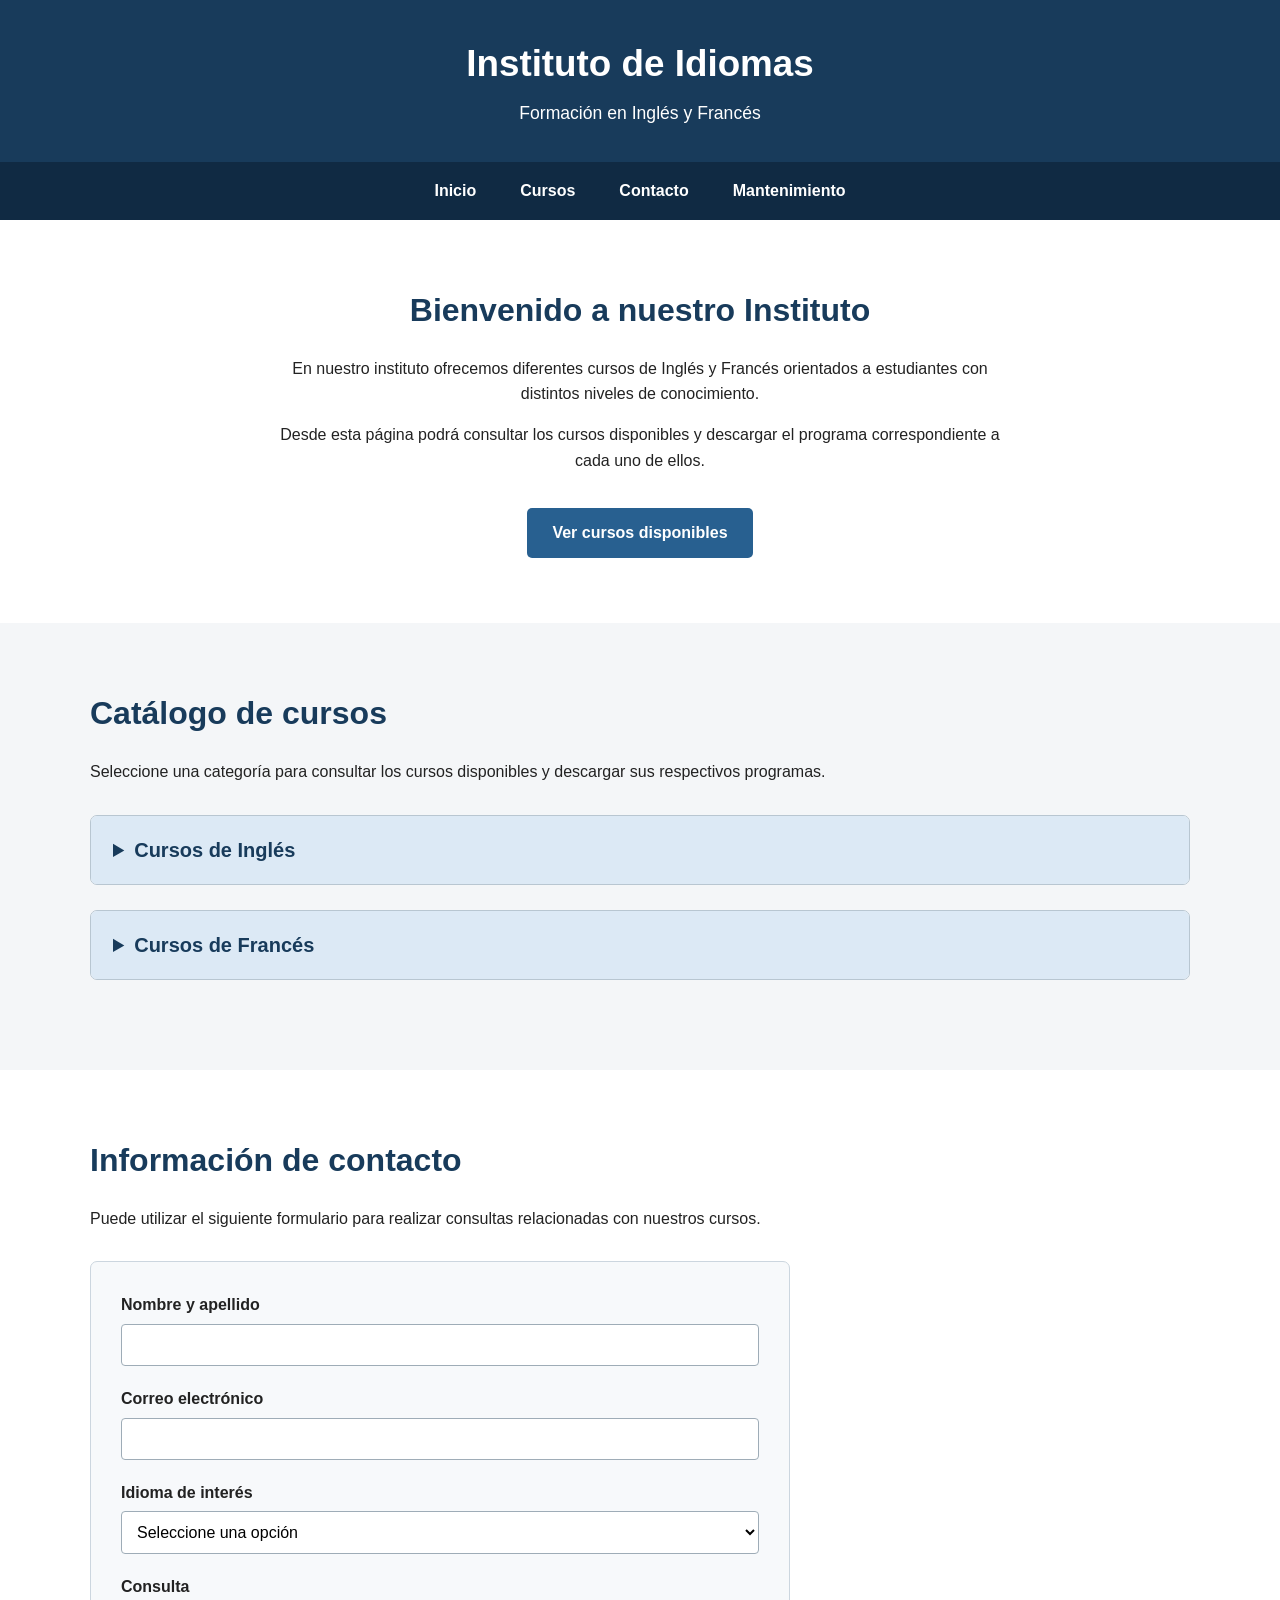
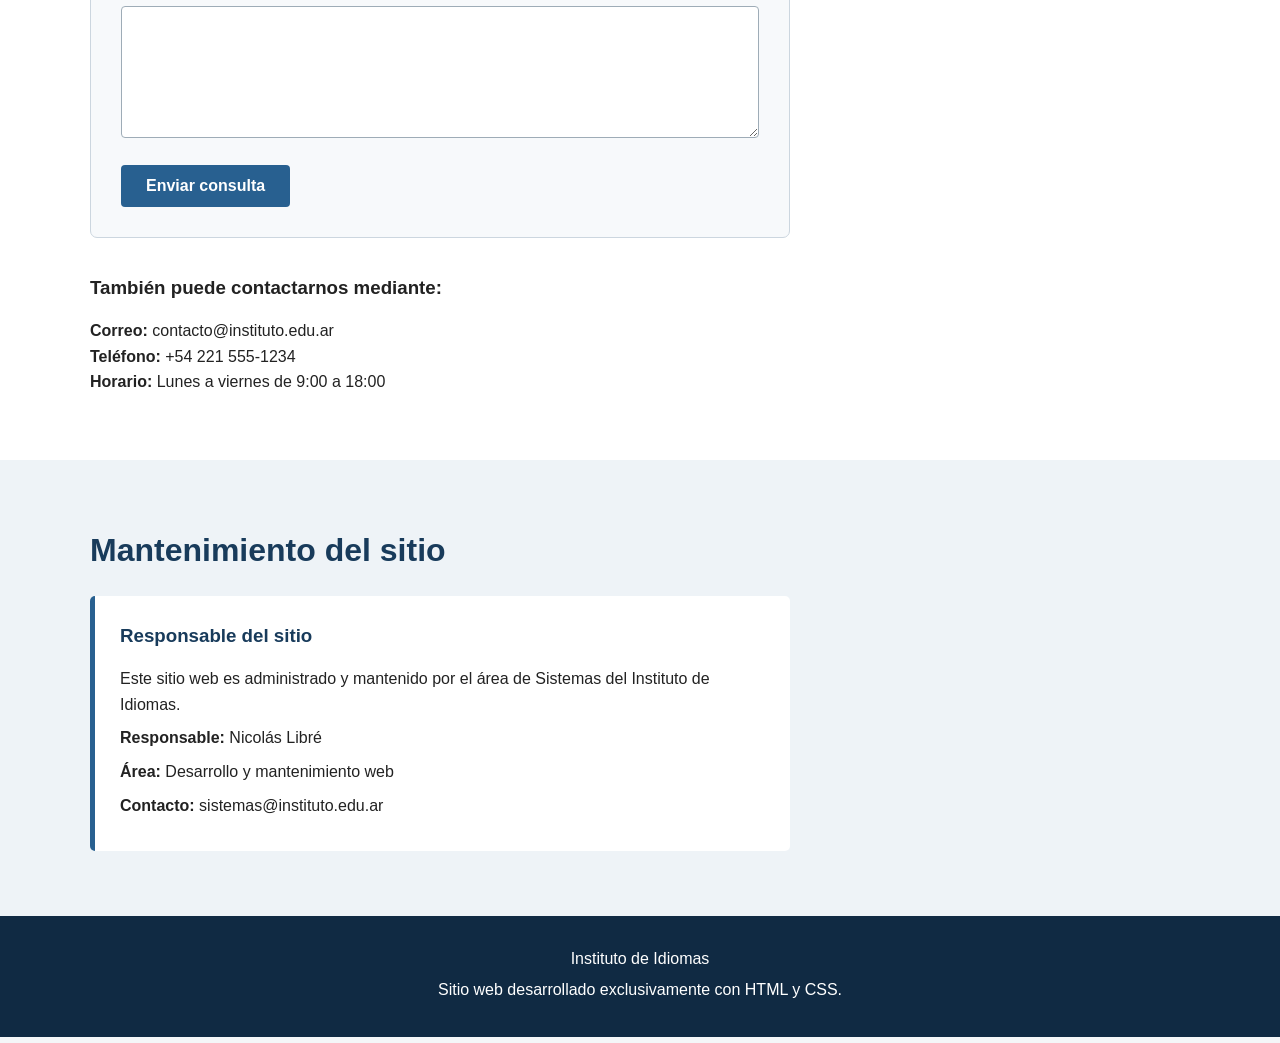
<file: IA1/index.html>
<!DOCTYPE html>
<html lang="es">
<head>
    <meta charset="UTF-8">
    <meta name="viewport" content="width=device-width, initial-scale=1.0">

    <title>Instituto de Idiomas</title>

    <link rel="stylesheet" href="estilosIA.css">
</head>

<body>

    <!-- CABECERA -->
    <header class="encabezado">
        <div class="contenedor">
            <h1>Instituto de Idiomas</h1>
            <p>Formación en Inglés y Francés</p>
        </div>
    </header>


    <!-- BARRA DE NAVEGACIÓN -->
    <nav class="navegacion">
        <div class="contenedor">
            <ul>
                <li>
                    <a href="#inicio">Inicio</a>
                </li>

                <li>
                    <a href="#cursos">Cursos</a>
                </li>

                <li>
                    <a href="#contacto">Contacto</a>
                </li>

                <li>
                    <a href="#mantenimiento">Mantenimiento</a>
                </li>
            </ul>
        </div>
    </nav>


    <main>

        <!-- INICIO -->
        <section id="inicio" class="seccion presentacion">
            <div class="contenedor">

                <h2>Bienvenido a nuestro Instituto</h2>

                <p>
                    En nuestro instituto ofrecemos diferentes cursos de
                    Inglés y Francés orientados a estudiantes con distintos
                    niveles de conocimiento.
                </p>

                <p>
                    Desde esta página podrá consultar los cursos disponibles
                    y descargar el programa correspondiente a cada uno de ellos.
                </p>

                <a href="#cursos" class="boton">
                    Ver cursos disponibles
                </a>

            </div>
        </section>


        <!-- CATÁLOGO DE CURSOS -->
        <section id="cursos" class="seccion cursos">

            <div class="contenedor">

                <h2>Catálogo de cursos</h2>

                <p class="descripcion">
                    Seleccione una categoría para consultar los cursos
                    disponibles y descargar sus respectivos programas.
                </p>


                <!-- CATEGORÍA INGLÉS -->
                <details class="categoria">

                    <summary>
                        Cursos de Inglés
                    </summary>

                    <div class="lista-cursos">

                        <!-- CURSO 1 -->
                        <article class="curso">

                            <div>
                                <h3>Inglés Básico</h3>

                                <p>
                                    Curso introductorio para estudiantes
                                    que comienzan el aprendizaje del idioma.
                                </p>
                            </div>

                            <a
                                href="programas/ingles-basico.pdf"
                                download
                                class="descarga"
                            >
                                Descargar programa
                            </a>

                        </article>


                        <!-- CURSO 2 -->
                        <article class="curso">

                            <div>
                                <h3>Inglés Intermedio</h3>

                                <p>
                                    Curso orientado al desarrollo de
                                    comprensión oral, escrita y conversación.
                                </p>
                            </div>

                            <a
                                href="programas/ingles-intermedio.pdf"
                                download
                                class="descarga"
                            >
                                Descargar programa
                            </a>

                        </article>


                        <!-- CURSO 3 -->
                        <article class="curso">

                            <div>
                                <h3>Inglés Avanzado</h3>

                                <p>
                                    Curso destinado al perfeccionamiento
                                    de las habilidades comunicativas.
                                </p>
                            </div>

                            <a
                                href="programas/ingles-avanzado.pdf"
                                download
                                class="descarga"
                            >
                                Descargar programa
                            </a>

                        </article>

                    </div>

                </details>


                <!-- CATEGORÍA FRANCÉS -->
                <details class="categoria">

                    <summary>
                        Cursos de Francés
                    </summary>

                    <div class="lista-cursos">

                        <!-- CURSO 1 -->
                        <article class="curso">

                            <div>
                                <h3>Francés Básico</h3>

                                <p>
                                    Introducción al vocabulario,
                                    pronunciación y estructuras básicas
                                    del idioma francés.
                                </p>
                            </div>

                            <a
                                href="programas/frances-basico.pdf"
                                download
                                class="descarga"
                            >
                                Descargar programa
                            </a>

                        </article>


                        <!-- CURSO 2 -->
                        <article class="curso">

                            <div>
                                <h3>Francés Intermedio</h3>

                                <p>
                                    Curso destinado a ampliar vocabulario
                                    y desarrollar habilidades de comunicación.
                                </p>
                            </div>

                            <a
                                href="programas/frances-intermedio.pdf"
                                download
                                class="descarga"
                            >
                                Descargar programa
                            </a>

                        </article>


                        <!-- CURSO 3 -->
                        <article class="curso">

                            <div>
                                <h3>Francés Avanzado</h3>

                                <p>
                                    Perfeccionamiento de comprensión,
                                    escritura y conversación en francés.
                                </p>
                            </div>

                            <a
                                href="programas/frances-avanzado.pdf"
                                download
                                class="descarga"
                            >
                                Descargar programa
                            </a>

                        </article>

                    </div>

                </details>

            </div>

        </section>


        <!-- CONTACTO -->
        <section id="contacto" class="seccion contacto">

            <div class="contenedor">

                <h2>Información de contacto</h2>

                <p>
                    Puede utilizar el siguiente formulario para realizar
                    consultas relacionadas con nuestros cursos.
                </p>


                <form class="formulario">

                    <div class="campo">

                        <label for="nombre">
                            Nombre y apellido
                        </label>

                        <input
                            type="text"
                            id="nombre"
                            name="nombre"
                            required
                        >

                    </div>


                    <div class="campo">

                        <label for="email">
                            Correo electrónico
                        </label>

                        <input
                            type="email"
                            id="email"
                            name="email"
                            required
                        >

                    </div>


                    <div class="campo">

                        <label for="idioma">
                            Idioma de interés
                        </label>

                        <select
                            id="idioma"
                            name="idioma"
                        >

                            <option value="">
                                Seleccione una opción
                            </option>

                            <option value="ingles">
                                Inglés
                            </option>

                            <option value="frances">
                                Francés
                            </option>

                        </select>

                    </div>


                    <div class="campo">

                        <label for="mensaje">
                            Consulta
                        </label>

                        <textarea
                            id="mensaje"
                            name="mensaje"
                            rows="6"
                            required
                        ></textarea>

                    </div>


                    <button type="submit">
                        Enviar consulta
                    </button>

                </form>


                <div class="datos-contacto">

                    <h3>También puede contactarnos mediante:</h3>

                    <p>
                        <strong>Correo:</strong>
                        contacto@instituto.edu.ar
                    </p>

                    <p>
                        <strong>Teléfono:</strong>
                        +54 221 555-1234
                    </p>

                    <p>
                        <strong>Horario:</strong>
                        Lunes a viernes de 9:00 a 18:00
                    </p>

                </div>

            </div>

        </section>


        <!-- MANTENIMIENTO -->
        <section id="mantenimiento" class="seccion mantenimiento">

            <div class="contenedor">

                <h2>Mantenimiento del sitio</h2>

                <div class="tarjeta-mantenimiento">

                    <h3>Responsable del sitio</h3>

                    <p>
                        Este sitio web es administrado y mantenido por
                        el área de Sistemas del Instituto de Idiomas.
                    </p>

                    <p>
                        <strong>Responsable:</strong>
                        Nicolás Libré
                    </p>

                    <p>
                        <strong>Área:</strong>
                        Desarrollo y mantenimiento web
                    </p>

                    <p>
                        <strong>Contacto:</strong>
                        sistemas@instituto.edu.ar
                    </p>

                </div>

            </div>

        </section>

    </main>


    <!-- PIE DE PÁGINA -->
    <footer class="pie">

        <div class="contenedor">

            <p>
                Instituto de Idiomas
            </p>

            <p>
                Sitio web desarrollado exclusivamente con HTML y CSS.
            </p>

        </div>

    </footer>

</body>
</html>
</file>
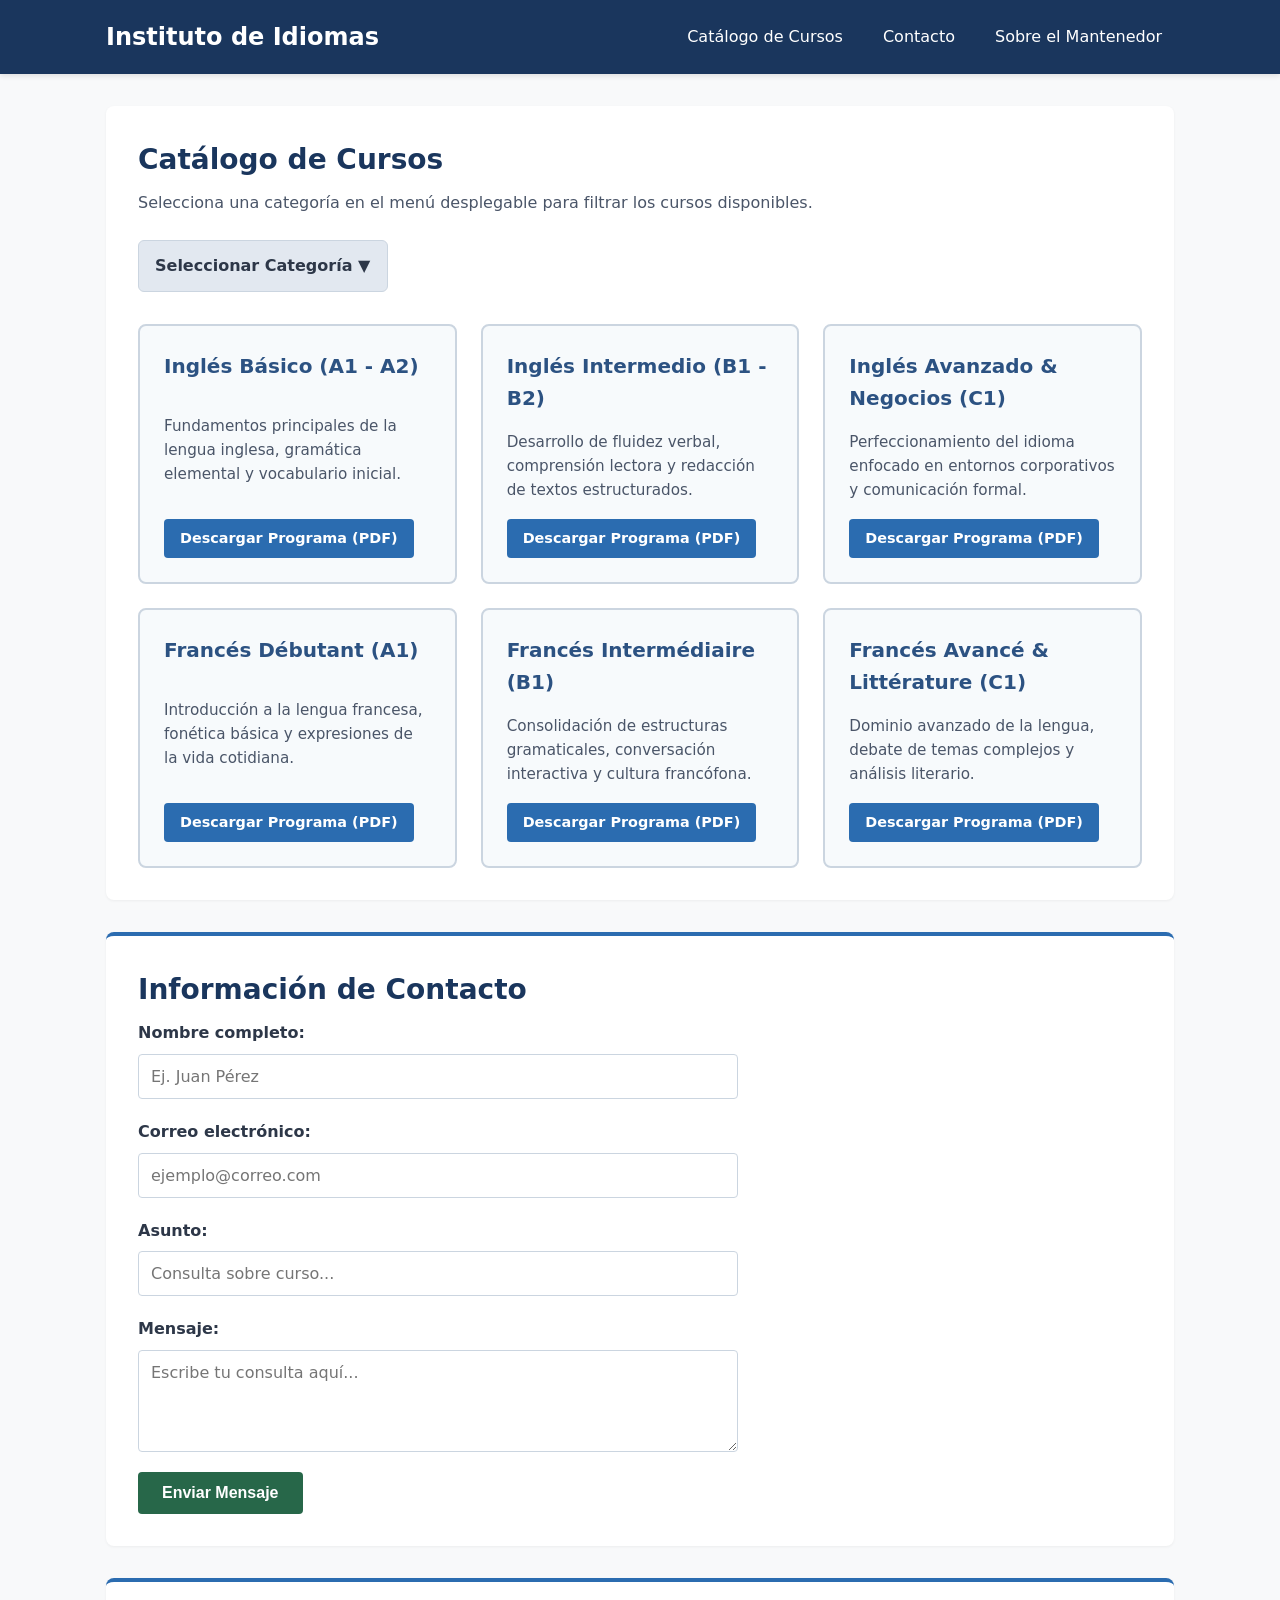
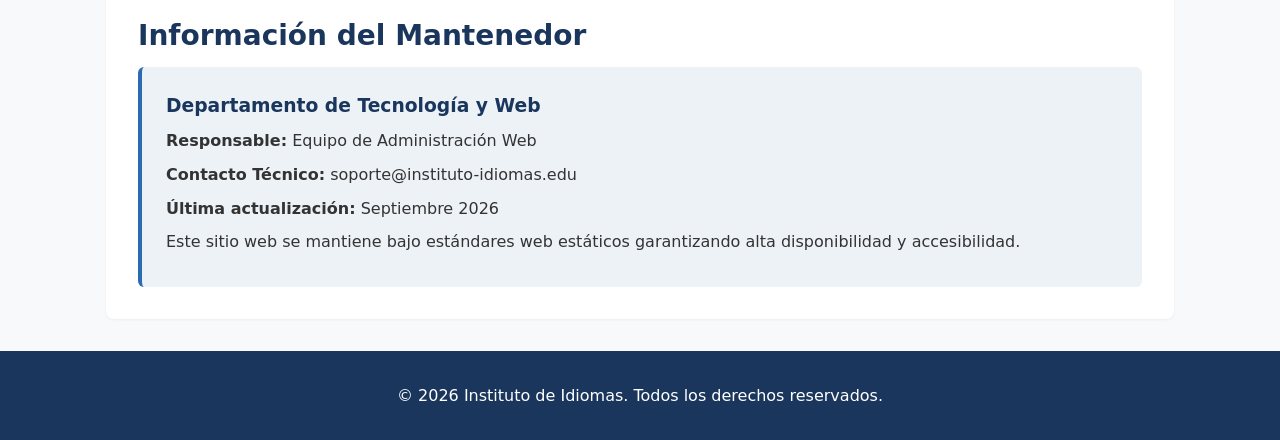
<file: IA2/index.html>
<!DOCTYPE html>
<html lang="es">
<head>
    <meta charset="UTF-8">
    <meta name="viewport" content="width=device-width, initial-scale=1.0">
    <title>Instituto de Idiomas - Cursos de Inglés y Francés</title>
    <link rel="stylesheet" href="estilosIA.css">
</head>
<body>

    <!-- Encabezado y Navegación principal -->
    <header class="header">
        <div class="header-container">
            <h1 class="logo">Instituto de Idiomas</h1>
            <nav class="nav">
                <a href="#catalogo" class="nav-link">Catálogo de Cursos</a>
                <a href="#contacto" class="nav-link">Contacto</a>
                <a href="#mantenedor" class="nav-link">Sobre el Mantenedor</a>
            </nav>
        </div>
    </header>

    <main class="main-content">

        <!-- Sección Catálogo de Cursos -->
        <section id="catalogo" class="section">
            <h2 class="section-title">Catálogo de Cursos</h2>
            <p class="section-description">Selecciona una categoría en el menú desplegable para filtrar los cursos disponibles.</p>

            <!-- Inputs de radio para control estático de filtro -->
            <input type="radio" name="categoria" id="cat-todos" class="filter-radio" checked>
            <input type="radio" name="categoria" id="cat-ingles" class="filter-radio">
            <input type="radio" name="categoria" id="cat-frances" class="filter-radio">

            <!-- Menú Desplegable (CSS Pure Dropdown) -->
            <div class="dropdown-container">
                <div class="dropdown">
                    <span class="dropdown-label">Seleccionar Categoría &#9660;</span>
                    <div class="dropdown-content">
                        <label for="cat-todos" class="dropdown-option">Todos los cursos</label>
                        <label for="cat-ingles" class="dropdown-option">Cursos de Inglés</label>
                        <label for="cat-frances" class="dropdown-option">Cursos de Francés</label>
                    </div>
                </div>
            </div>

            <!-- Grilla de Cursos -->
            <div class="courses-grid">
                
                <!-- CURSOS DE INGLÉS -->
                <article class="course-card curso-ingles">
                    <h3 class="course-title">Inglés Básico (A1 - A2)</h3>
                    <p class="course-description">Fundamentos principales de la lengua inglesa, gramática elemental y vocabulario inicial.</p>
                    <a href="programas/ingles_basico.pdf" class="download-link" download>Descargar Programa (PDF)</a>
                </article>

                <article class="course-card curso-ingles">
                    <h3 class="course-title">Inglés Intermedio (B1 - B2)</h3>
                    <p class="course-description">Desarrollo de fluidez verbal, comprensión lectora y redacción de textos estructurados.</p>
                    <a href="programas/ingles_intermedio.pdf" class="download-link" download>Descargar Programa (PDF)</a>
                </article>

                <article class="course-card curso-ingles">
                    <h3 class="course-title">Inglés Avanzado & Negocios (C1)</h3>
                    <p class="course-description">Perfeccionamiento del idioma enfocado en entornos corporativos y comunicación formal.</p>
                    <a href="programas/ingles_avanzado.pdf" class="download-link" download>Descargar Programa (PDF)</a>
                </article>

                <!-- CURSOS DE FRANCÉS -->
                <article class="course-card curso-frances">
                    <h3 class="course-title">Francés Débutant (A1)</h3>
                    <p class="course-description">Introducción a la lengua francesa, fonética básica y expresiones de la vida cotidiana.</p>
                    <a href="programas/frances_debutant.pdf" class="download-link" download>Descargar Programa (PDF)</a>
                </article>

                <article class="course-card curso-frances">
                    <h3 class="course-title">Francés Intermédiaire (B1)</h3>
                    <p class="course-description">Consolidación de estructuras gramaticales, conversación interactiva y cultura francófona.</p>
                    <a href="programas/frances_intermediaire.pdf" class="download-link" download>Descargar Programa (PDF)</a>
                </article>

                <article class="course-card curso-frances">
                    <h3 class="course-title">Francés Avancé & Littérature (C1)</h3>
                    <p class="course-description">Dominio avanzado de la lengua, debate de temas complejos y análisis literario.</p>
                    <a href="programas/frances_avance.pdf" class="download-link" download>Descargar Programa (PDF)</a>
                </article>

            </div>
        </section>

        <!-- Sección Contacto -->
        <section id="contacto" class="section border-top">
            <h2 class="section-title">Información de Contacto</h2>
            <form class="contact-form" action="#" method="post">
                <div class="form-group">
                    <label for="nombre">Nombre completo:</label>
                    <input type="text" id="nombre" name="nombre" required placeholder="Ej. Juan Pérez">
                </div>
                
                <div class="form-group">
                    <label for="email">Correo electrónico:</label>
                    <input type="email" id="email" name="email" required placeholder="ejemplo@correo.com">
                </div>

                <div class="form-group">
                    <label for="asunto">Asunto:</label>
                    <input type="text" id="asunto" name="asunto" required placeholder="Consulta sobre curso...">
                </div>

                <div class="form-group">
                    <label for="mensaje">Mensaje:</label>
                    <textarea id="mensaje" name="mensaje" rows="4" required placeholder="Escribe tu consulta aquí..."></textarea>
                </div>

                <button type="submit" class="btn-submit">Enviar Mensaje</button>
            </form>
        </section>

        <!-- Sección Mantenedor -->
        <section id="mantenedor" class="section border-top">
            <h2 class="section-title">Información del Mantenedor</h2>
            <div class="maintainer-card">
                <h3>Departamento de Tecnología y Web</h3>
                <p><strong>Responsable:</strong> Equipo de Administración Web</p>
                <p><strong>Contacto Técnico:</strong> soporte@instituto-idiomas.edu</p>
                <p><strong>Última actualización:</strong> Septiembre 2026</p>
                <p>Este sitio web se mantiene bajo estándares web estáticos garantizando alta disponibilidad y accesibilidad.</p>
            </div>
        </section>

    </main>

    <footer class="footer">
        <p>&copy; 2026 Instituto de Idiomas. Todos los derechos reservados.</p>
    </footer>

</body>
</html>
</file>
<file: IA1/estilosIA.css>
/* =========================================
   CONFIGURACIÓN GENERAL
   ========================================= */

* {
    box-sizing: border-box;
    margin: 0;
    padding: 0;
}

html {
    scroll-behavior: smooth;
}

body {
    font-family: Arial, Helvetica, sans-serif;
    background-color: #f4f6f8;
    color: #222;
    line-height: 1.6;
}

.contenedor {
    width: 90%;
    max-width: 1100px;
    margin: 0 auto;
}


/* =========================================
   ENCABEZADO
   ========================================= */

.encabezado {
    background-color: #183b5b;
    color: white;
    padding: 35px 0;
    text-align: center;
}

.encabezado h1 {
    font-size: 2.3rem;
    margin-bottom: 5px;
}

.encabezado p {
    font-size: 1.1rem;
}


/* =========================================
   NAVEGACIÓN
   ========================================= */

.navegacion {
    background-color: #102a43;
    position: sticky;
    top: 0;
    z-index: 10;
}

.navegacion ul {
    display: flex;
    justify-content: center;
    list-style: none;
}

.navegacion a {
    display: block;
    padding: 16px 22px;
    color: white;
    text-decoration: none;
    font-weight: bold;
}

.navegacion a:hover,
.navegacion a:focus {
    background-color: #286090;
}


/* =========================================
   SECCIONES GENERALES
   ========================================= */

.seccion {
    padding: 65px 0;
}

.seccion h2 {
    color: #183b5b;
    font-size: 2rem;
    margin-bottom: 20px;
}

.descripcion {
    margin-bottom: 30px;
}


/* =========================================
   PRESENTACIÓN
   ========================================= */

.presentacion {
    background-color: white;
    text-align: center;
}

.presentacion p {
    max-width: 750px;
    margin: 0 auto 15px auto;
}

.boton {
    display: inline-block;
    margin-top: 20px;
    padding: 12px 25px;
    background-color: #286090;
    color: white;
    text-decoration: none;
    border-radius: 5px;
    font-weight: bold;
}

.boton:hover,
.boton:focus {
    background-color: #183b5b;
}


/* =========================================
   CATEGORÍAS
   ========================================= */

.categoria {
    margin-bottom: 25px;
    border: 1px solid #b8c6d1;
    border-radius: 7px;
    background-color: white;
    overflow: hidden;
}

.categoria summary {
    padding: 18px 22px;
    background-color: #dce9f5;
    color: #183b5b;
    font-size: 1.25rem;
    font-weight: bold;
    cursor: pointer;
}

.categoria summary:hover {
    background-color: #ccdfee;
}


/* =========================================
   LISTA DE CURSOS
   ========================================= */

.lista-cursos {
    display: grid;
    grid-template-columns: repeat(3, 1fr);
    gap: 20px;

    padding: 25px;
}


/* =========================================
   CURSO
   ========================================= */

.curso {
    display: flex;
    flex-direction: column;
    justify-content: space-between;

    border: 2px solid #286090;
    border-radius: 7px;

    background-color: #f7fbff;

    padding: 22px;

    min-height: 230px;
}

.curso h3 {
    color: #183b5b;
    margin-bottom: 12px;
}

.curso p {
    margin-bottom: 20px;
}


/* =========================================
   DESCARGA PDF
   ========================================= */

.descarga {
    display: block;

    padding: 10px 15px;

    background-color: #286090;
    color: white;

    text-decoration: none;
    text-align: center;

    border-radius: 4px;

    font-weight: bold;
}

.descarga:hover,
.descarga:focus {
    background-color: #183b5b;
}


/* =========================================
   CONTACTO
   ========================================= */

.contacto {
    background-color: white;
}

.formulario {
    max-width: 700px;

    margin-top: 30px;
    padding: 30px;

    border: 1px solid #ccd6df;
    border-radius: 7px;

    background-color: #f7f9fb;
}

.campo {
    margin-bottom: 20px;
}

.campo label {
    display: block;
    margin-bottom: 6px;
    font-weight: bold;
}

.campo input,
.campo select,
.campo textarea {
    width: 100%;

    padding: 11px;

    font-size: 1rem;

    border: 1px solid #9eacb7;
    border-radius: 4px;

    background-color: white;
}

.campo input:focus,
.campo select:focus,
.campo textarea:focus {
    outline: 2px solid #286090;
}

textarea {
    resize: vertical;
}

.formulario button {
    padding: 12px 25px;

    border: none;
    border-radius: 4px;

    background-color: #286090;
    color: white;

    font-size: 1rem;
    font-weight: bold;

    cursor: pointer;
}

.formulario button:hover,
.formulario button:focus {
    background-color: #183b5b;
}

.datos-contacto {
    margin-top: 35px;
}

.datos-contacto h3 {
    margin-bottom: 15px;
}


/* =========================================
   MANTENIMIENTO
   ========================================= */

.mantenimiento {
    background-color: #eef3f7;
}

.tarjeta-mantenimiento {
    max-width: 700px;

    background-color: white;

    border-left: 5px solid #286090;
    border-radius: 5px;

    padding: 25px;
}

.tarjeta-mantenimiento h3 {
    color: #183b5b;
    margin-bottom: 15px;
}

.tarjeta-mantenimiento p {
    margin-bottom: 8px;
}


/* =========================================
   PIE DE PÁGINA
   ========================================= */

.pie {
    padding: 30px 0;

    background-color: #102a43;
    color: white;

    text-align: center;
}

.pie p {
    margin-bottom: 5px;
}


/* =========================================
   DISEÑO RESPONSIVO
   TABLETS
   ========================================= */

@media (max-width: 850px) {

    .lista-cursos {
        grid-template-columns: 1fr 1fr;
    }

}


/* =========================================
   DISEÑO RESPONSIVO
   CELULARES
   ========================================= */

@media (max-width: 600px) {

    .encabezado h1 {
        font-size: 1.8rem;
    }

    .navegacion ul {
        flex-direction: column;
        text-align: center;
    }

    .navegacion {
        position: static;
    }

    .navegacion a {
        padding: 11px;
        border-bottom: 1px solid #294861;
    }

    .seccion {
        padding: 45px 0;
    }

    .seccion h2 {
        font-size: 1.6rem;
    }

    .lista-cursos {
        grid-template-columns: 1fr;
        padding: 15px;
    }

    .curso {
        min-height: auto;
    }

    .formulario {
        padding: 20px;
    }

}
</file>
<file: IA2/estilosIA.css>
/* ==========================================================================
   Estilos Globales y Reset Básico
   ========================================================================== */
* {
    box-sizing: border-box;
    margin: 0;
    padding: 0;
}

body {
    font-family: system-ui, -apple-system, BlinkMacSystemFont, 'Segoe UI', Roboto, Oxygen, Ubuntu, Cantarell, sans-serif;
    line-height: 1.6;
    color: #333333;
    background-color: #f8f9fa;
}

/* ==========================================================================
   Encabezado y Navegación
   ========================================================================== */
.header {
    background-color: #1a365d;
    color: #ffffff;
    padding: 1rem 0;
    position: sticky;
    top: 0;
    z-index: 100;
    box-shadow: 0 2px 5px rgba(0, 0, 0, 0.1);
}

.header-container {
    max-width: 1100px;
    margin: 0 auto;
    padding: 0 1rem;
    display: flex;
    justify-content: space-between;
    align-items: center;
    flex-wrap: wrap;
    gap: 1rem;
}

.logo {
    font-size: 1.5rem;
    font-weight: 700;
}

.nav {
    display: flex;
    gap: 1rem;
}

.nav-link {
    color: #ffffff;
    text-decoration: none;
    font-weight: 500;
    padding: 0.5rem 0.75rem;
    border-radius: 4px;
    transition: background-color 0.2s;
}

.nav-link:hover {
    background-color: #2b6cb0;
}

/* ==========================================================================
   Estructura Principal
   ========================================================================== */
.main-content {
    max-width: 1100px;
    margin: 2rem auto;
    padding: 0 1rem;
}

.section {
    background-color: #ffffff;
    padding: 2rem;
    margin-bottom: 2rem;
    border-radius: 8px;
    box-shadow: 0 1px 3px rgba(0, 0, 0, 0.05);
}

.border-top {
    border-top: 4px solid #2b6cb0;
}

.section-title {
    color: #1a365d;
    margin-bottom: 0.5rem;
    font-size: 1.75rem;
}

.section-description {
    margin-bottom: 1.5rem;
    color: #4a5568;
}

/* ==========================================================================
   Lógica de Filtrado 100% CSS (Sin Scripts)
   ========================================================================== */
.filter-radio {
    display: none; /* Ocultar radios */
}

/* Menú desplegable simulado con CSS */
.dropdown-container {
    margin-bottom: 2rem;
}

.dropdown {
    position: relative;
    display: inline-block;
    width: 250px;
}

.dropdown-label {
    display: block;
    padding: 0.75rem 1rem;
    background-color: #e2e8f0;
    color: #2d3748;
    font-weight: 600;
    border: 1px solid #cbd5e0;
    border-radius: 6px;
    cursor: pointer;
    text-align: justify;
}

.dropdown-content {
    display: none;
    position: absolute;
    background-color: #ffffff;
    min-width: 100%;
    box-shadow: 0px 8px 16px 0px rgba(0,0,0,0.15);
    border: 1px solid #cbd5e0;
    border-radius: 6px;
    z-index: 10;
    margin-top: 4px;
}

.dropdown:hover .dropdown-content {
    display: block;
}

.dropdown-option {
    color: #2d3748;
    padding: 0.75rem 1rem;
    display: block;
    cursor: pointer;
    transition: background-color 0.2s;
}

.dropdown-option:hover {
    background-color: #ebf8ff;
    color: #2b6cb0;
}

/* Reglas de visibilidad de Cursos según la opción seleccionada */
#cat-ingles:checked ~ .courses-grid .curso-frances {
    display: none;
}

#cat-frances:checked ~ .courses-grid .curso-ingles {
    display: none;
}

/* ==========================================================================
   Grilla y Tarjetas de Cursos
   ========================================================================== */
.courses-grid {
    display: grid;
    grid-template-columns: repeat(auto-fit, minmax(280px, 1fr));
    gap: 1.5rem;
}

/* Recuadro con borde y relleno solicitado */
.course-card {
    border: 2px solid #cbd5e0; /* Borde explícito */
    padding: 1.5rem;           /* Relleno explícito */
    border-radius: 8px;
    background-color: #f7fafc;
    display: flex;
    flex-direction: column;
    justify-content: space-between;
    gap: 1rem;
}

.course-title {
    color: #2c5282;
    font-size: 1.25rem;
}

.course-description {
    color: #4a5568;
    font-size: 0.95rem;
}

.download-link {
    display: inline-block;
    padding: 0.5rem 1rem;
    background-color: #2b6cb0;
    color: #ffffff;
    text-decoration: none;
    border-radius: 4px;
    font-size: 0.9rem;
    font-weight: 600;
    text-align: center;
    align-self: flex-start;
    transition: background-color 0.2s;
}

.download-link:hover {
    background-color: #2c5282;
}

/* ==========================================================================
   Formulario de Contacto
   ========================================================================== */
.contact-form {
    display: flex;
    flex-direction: column;
    gap: 1.25rem;
    max-width: 600px;
}

.form-group {
    display: flex;
    flex-direction: column;
    gap: 0.5rem;
}

.form-group label {
    font-weight: 600;
    color: #2d3748;
}

.form-group input,
.form-group textarea {
    padding: 0.75rem;
    border: 1px solid #cbd5e0;
    border-radius: 4px;
    font-size: 1rem;
    font-family: inherit;
}

.form-group input:focus,
.form-group textarea:focus {
    outline: none;
    border-color: #2b6cb0;
    box-shadow: 0 0 0 3px rgba(66, 153, 225, 0.3);
}

.btn-submit {
    padding: 0.75rem 1.5rem;
    background-color: #276749;
    color: #ffffff;
    border: none;
    border-radius: 4px;
    font-size: 1rem;
    font-weight: 600;
    cursor: pointer;
    align-self: flex-start;
    transition: background-color 0.2s;
}

.btn-submit:hover {
    background-color: #22543d;
}

/* ==========================================================================
   Información del Mantenedor
   ========================================================================== */
.maintainer-card {
    background-color: #edf2f7;
    padding: 1.5rem;
    border-radius: 6px;
    border-left: 4px solid #2b6cb0;
}

.maintainer-card h3 {
    margin-bottom: 0.5rem;
    color: #1a365d;
}

.maintainer-card p {
    margin-bottom: 0.5rem;
}

/* ==========================================================================
   Pie de página
   ========================================================================== */
.footer {
    text-align: center;
    padding: 2rem 1rem;
    background-color: #1a365d;
    color: #ffffff;
    margin-top: 2rem;
}

/* ==========================================================================
   Adaptabilidad / Diseño Responsivo (Media Queries)
   ========================================================================== */
@media (max-width: 600px) {
    .header-container {
        flex-direction: column;
        text-align: center;
    }

    .nav {
        flex-direction: column;
        width: 100%;
    }

    .nav-link {
        display: block;
        text-align: center;
    }

    .dropdown {
        width: 100%;
    }

    .btn-submit, .download-link {
        width: 100%;
    }
}
</file>
